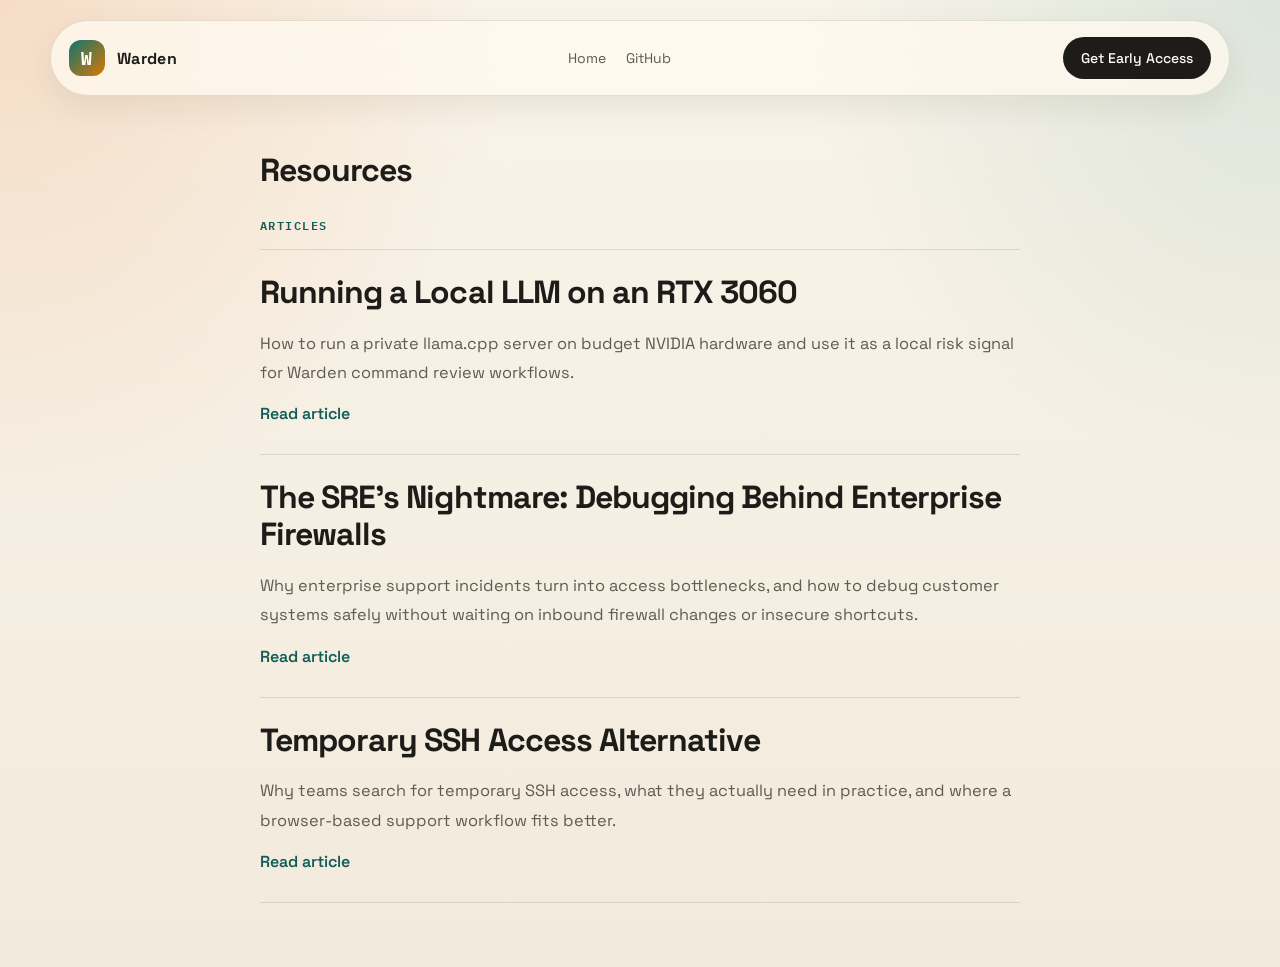
<file: landing/resources/index.html>
<!doctype html>
<html lang="en">
<head>
  <meta charset="utf-8">
  <meta name="viewport" content="width=device-width, initial-scale=1">
  <title>Resources | Warden</title>
  <meta
    name="description"
    content="Technical resources from Warden about remote terminal support, local LLM command review, and safer alternatives to temporary SSH access.">
  <meta name="robots" content="index,follow">
  <link rel="canonical" href="https://remotewarden.vercel.app/resources/">
  <meta property="og:type" content="website">
  <meta property="og:title" content="Resources | Warden">
  <meta property="og:description" content="Technical resources from Warden about remote terminal support, local LLM command review, and safer alternatives to temporary SSH access.">
  <meta property="og:url" content="https://remotewarden.vercel.app/resources/">
  <meta property="og:image" content="https://remotewarden.vercel.app/warden-demo-poster.png">
  <meta name="twitter:card" content="summary_large_image">
  <meta name="twitter:title" content="Resources | Warden">
  <meta name="twitter:description" content="Technical resources from Warden about remote terminal support, local LLM command review, and safer alternatives to temporary SSH access.">
  <meta name="twitter:image" content="https://remotewarden.vercel.app/warden-demo-poster.png">
  <link rel="preconnect" href="https://fonts.googleapis.com">
  <link rel="preconnect" href="https://fonts.gstatic.com" crossorigin>
  <link
    href="https://fonts.googleapis.com/css2?family=IBM+Plex+Mono:wght@400;500;600&family=Space+Grotesk:wght@400;500;700&display=swap"
    rel="stylesheet">
  <link rel="stylesheet" href="../styles.css">
  <script type="application/ld+json">
    {
      "@context": "https://schema.org",
      "@graph": [
        {
          "@type": "CollectionPage",
          "name": "Warden Resources",
          "url": "https://remotewarden.vercel.app/resources/",
          "description": "Technical resources about remote terminal support, SSH alternatives, local LLM command review, and safer debugging workflows."
        },
        {
          "@type": "ItemList",
          "itemListElement": [
            {
              "@type": "ListItem",
              "position": 1,
              "url": "https://remotewarden.vercel.app/resources/local-llm-rtx-3060-warden.html",
              "name": "Running a Local LLM on an RTX 3060"
            },
            {
              "@type": "ListItem",
              "position": 2,
              "url": "https://remotewarden.vercel.app/resources/debugging-behind-enterprise-firewalls.html",
              "name": "The SRE's Nightmare: Debugging Behind Enterprise Firewalls"
            },
            {
              "@type": "ListItem",
              "position": 3,
              "url": "https://remotewarden.vercel.app/resources/temporary-ssh-access-alternative.html",
              "name": "Temporary SSH Access Alternative"
            }
          ]
        },
        {
          "@type": "Organization",
          "name": "Warden",
          "url": "https://remotewarden.vercel.app/",
          "sameAs": [
            "https://github.com/AIRemoteWarden/warden"
          ]
        }
      ]
    }
  </script>
</head>
<body>
  <div class="page-shell">
    <header class="site-header">
      <a class="brand" href="../index.html">
        <span class="brand-mark">W</span>
        <span>Warden</span>
      </a>
      <nav class="site-nav" aria-label="Primary">
        <a href="../index.html">Home</a>
        <a href="https://github.com/AIRemoteWarden/warden">GitHub</a>
      </nav>
      <a class="nav-cta" href="https://forms.gle/9SvjdmgCitrLMA9J7">Get Early Access</a>
    </header>

    <main id="top">
      <section class="resource-home">
        <h1>Resources</h1>
      </section>

      <section class="resource-listing" id="library">
        <div class="resource-list-heading">Articles</div>
        <article class="resource-article">
          <h2><a href="local-llm-rtx-3060-warden.html">Running a Local LLM on an RTX 3060</a></h2>
          <p>How to run a private llama.cpp server on budget NVIDIA hardware and use it as a local risk signal for Warden command review workflows.</p>
          <a class="resource-article-link" href="local-llm-rtx-3060-warden.html">Read article</a>
        </article>
        <article class="resource-article">
          <h2><a href="debugging-behind-enterprise-firewalls.html">The SRE's Nightmare: Debugging Behind Enterprise Firewalls</a></h2>
          <p>Why enterprise support incidents turn into access bottlenecks, and how to debug customer systems safely without waiting on inbound firewall changes or insecure shortcuts.</p>
          <a class="resource-article-link" href="debugging-behind-enterprise-firewalls.html">Read article</a>
        </article>
        <article class="resource-article">
          <h2><a href="temporary-ssh-access-alternative.html">Temporary SSH Access Alternative</a></h2>
          <p>Why teams search for temporary SSH access, what they actually need in practice, and where a browser-based support workflow fits better.</p>
          <a class="resource-article-link" href="temporary-ssh-access-alternative.html">Read article</a>
        </article>
      </section>
    </main>
  </div>
</body>
</html>
</file>
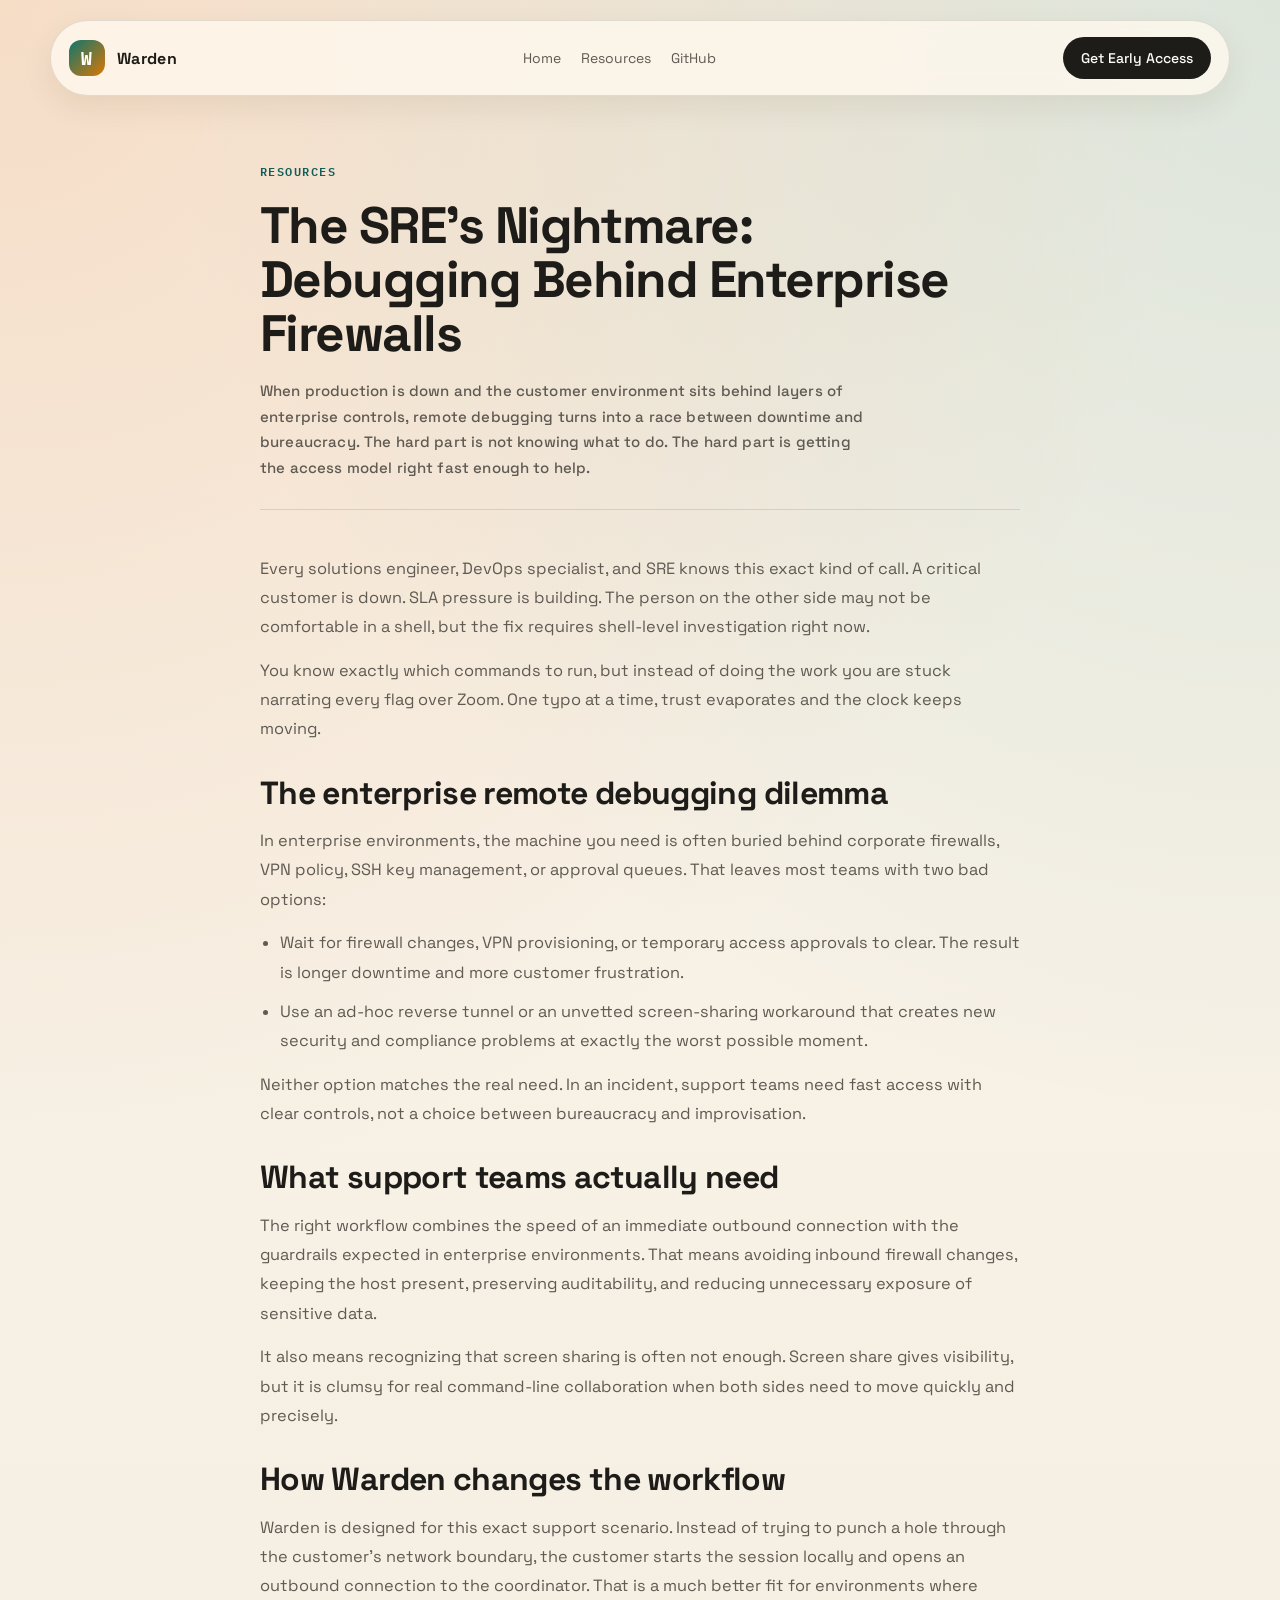
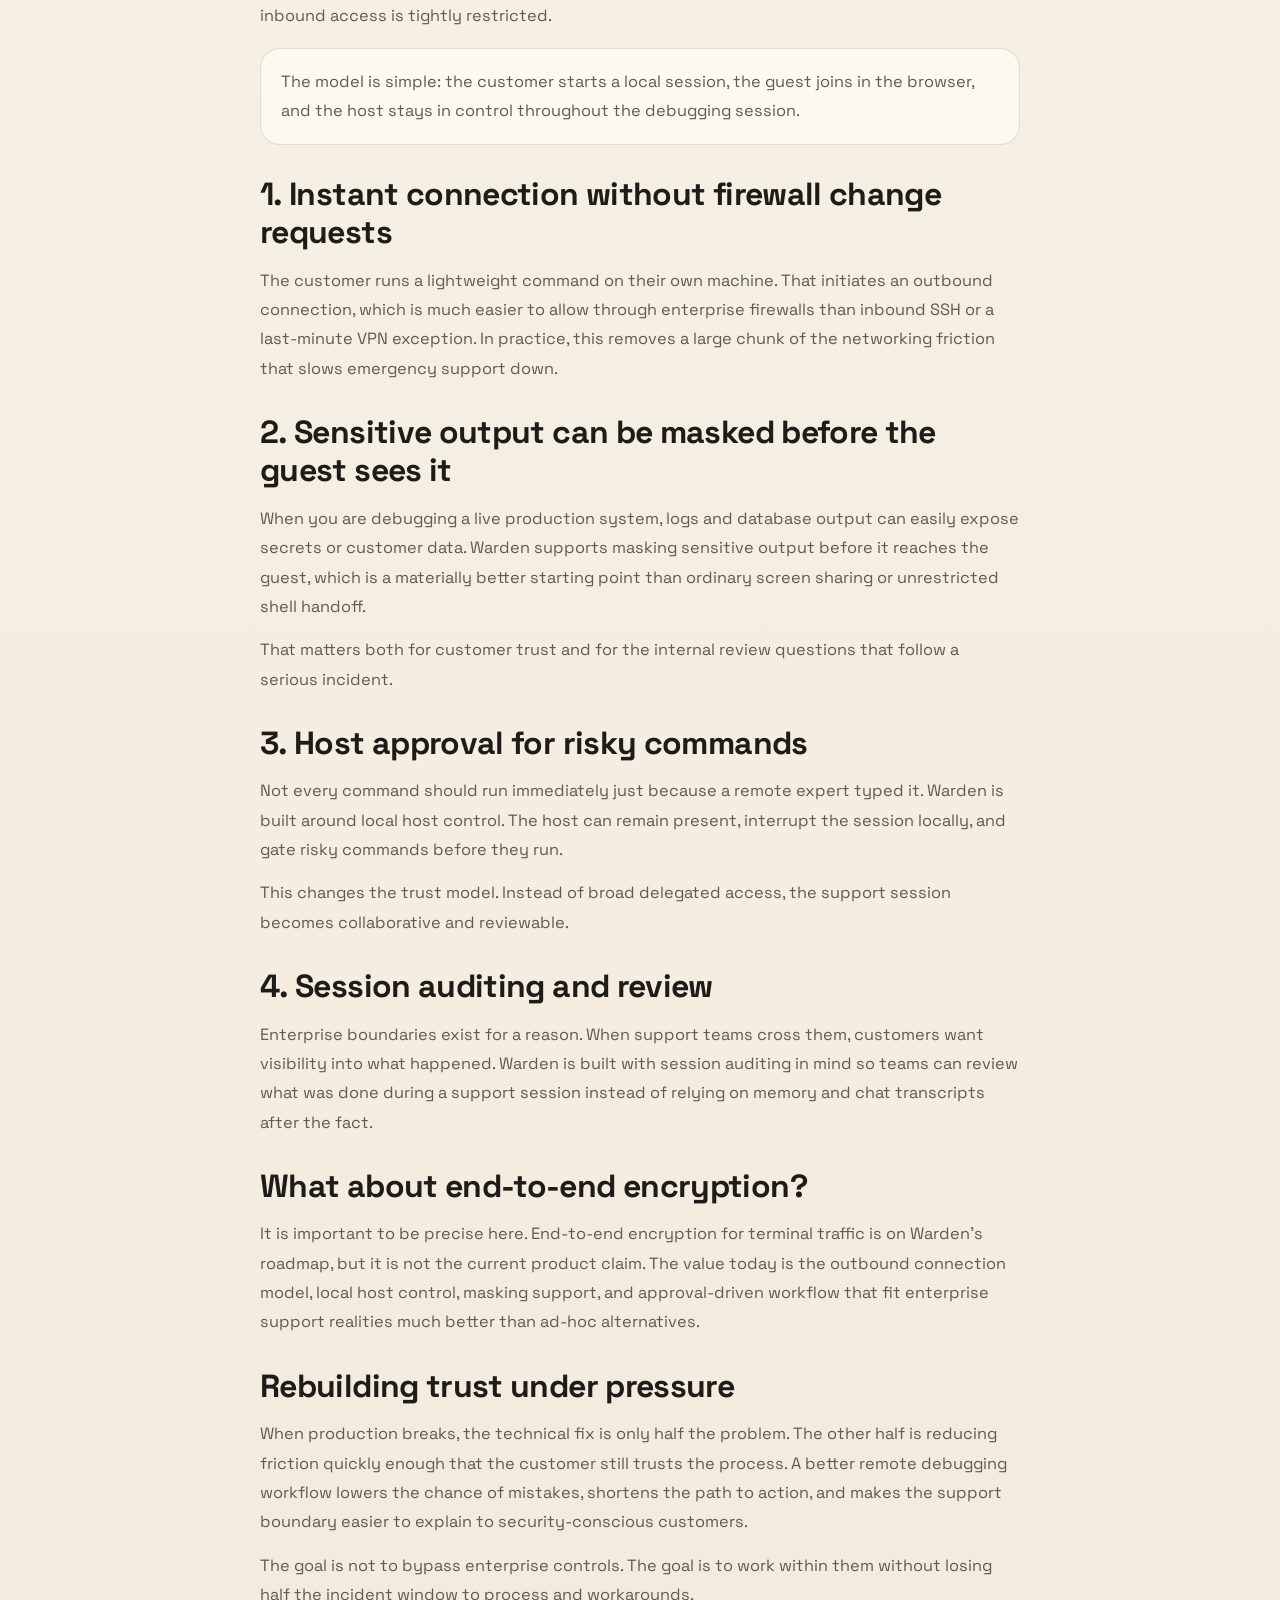
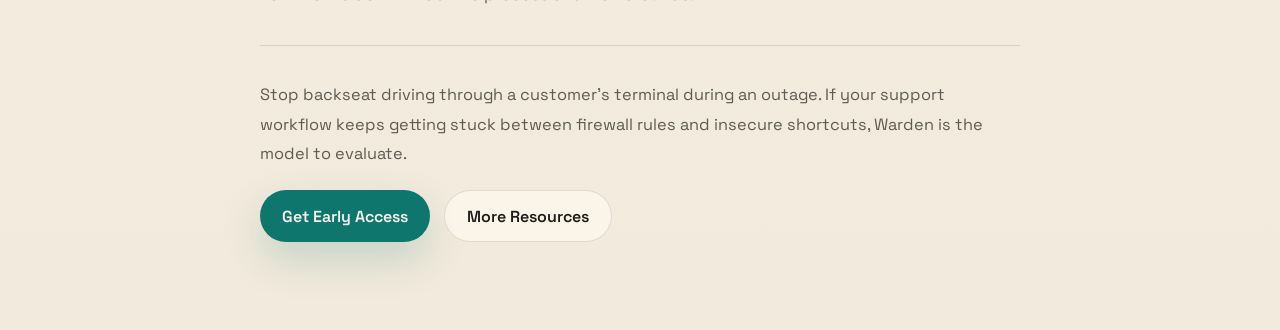
<file: landing/resources/debugging-behind-enterprise-firewalls.html>
<!doctype html>
<html lang="en">
<head>
  <meta charset="utf-8">
  <meta name="viewport" content="width=device-width, initial-scale=1">
  <title>Debugging Behind Enterprise Firewalls | Warden</title>
  <meta
    name="description"
    content="How SREs and solutions engineers can debug production incidents behind enterprise firewalls without waiting on VPNs or risky SSH workarounds.">
  <meta name="robots" content="index,follow">
  <link rel="canonical" href="https://remotewarden.vercel.app/resources/debugging-behind-enterprise-firewalls.html">
  <meta property="og:type" content="article">
  <meta property="og:title" content="Debugging Behind Enterprise Firewalls | Warden">
  <meta property="og:description" content="How SREs and solutions engineers can debug production incidents behind enterprise firewalls without waiting on VPNs or risky SSH workarounds.">
  <meta property="og:url" content="https://remotewarden.vercel.app/resources/debugging-behind-enterprise-firewalls.html">
  <meta property="og:image" content="https://remotewarden.vercel.app/warden-demo-poster.png">
  <meta name="twitter:card" content="summary_large_image">
  <meta name="twitter:title" content="Debugging Behind Enterprise Firewalls | Warden">
  <meta name="twitter:description" content="How SREs and solutions engineers can debug production incidents behind enterprise firewalls without waiting on VPNs or risky SSH workarounds.">
  <meta name="twitter:image" content="https://remotewarden.vercel.app/warden-demo-poster.png">
  <link rel="preconnect" href="https://fonts.googleapis.com">
  <link rel="preconnect" href="https://fonts.gstatic.com" crossorigin>
  <link
    href="https://fonts.googleapis.com/css2?family=IBM+Plex+Mono:wght@400;500;600&family=Space+Grotesk:wght@400;500;700&display=swap"
    rel="stylesheet">
  <link rel="stylesheet" href="../styles.css">
  <script type="application/ld+json">
    {
      "@context": "https://schema.org",
      "@graph": [
        {
          "@type": "Article",
          "headline": "The SRE's Nightmare: Debugging Behind Enterprise Firewalls",
          "description": "How SREs and solutions engineers can debug production incidents behind enterprise firewalls without waiting on VPNs or risky SSH workarounds.",
          "url": "https://remotewarden.vercel.app/resources/debugging-behind-enterprise-firewalls.html",
          "author": {
            "@type": "Organization",
            "name": "Warden"
          },
          "publisher": {
            "@type": "Organization",
            "name": "Warden"
          }
        },
        {
          "@type": "BreadcrumbList",
          "itemListElement": [
            {
              "@type": "ListItem",
              "position": 1,
              "name": "Resources",
              "item": "https://remotewarden.vercel.app/resources/"
            },
            {
              "@type": "ListItem",
              "position": 2,
              "name": "The SRE's Nightmare: Debugging Behind Enterprise Firewalls",
              "item": "https://remotewarden.vercel.app/resources/debugging-behind-enterprise-firewalls.html"
            }
          ]
        },
        {
          "@type": "SoftwareApplication",
          "name": "Warden",
          "applicationCategory": "DeveloperApplication",
          "operatingSystem": "Linux, macOS, Web",
          "description": "Warden provides secure terminal support without SSH handoff. Hosts start a local session, guests join in the browser, sensitive output can be masked, and risky commands can require approval.",
          "url": "https://remotewarden.vercel.app/"
        }
      ]
    }
  </script>
</head>
<body>
  <div class="page-shell">
    <header class="site-header">
      <a class="brand" href="../index.html">
        <span class="brand-mark">W</span>
        <span>Warden</span>
      </a>
      <nav class="site-nav" aria-label="Primary">
        <a href="../index.html">Home</a>
        <a href="./">Resources</a>
        <a href="https://github.com/AIRemoteWarden/warden">GitHub</a>
      </nav>
      <a class="nav-cta" href="https://forms.gle/9SvjdmgCitrLMA9J7">Get Early Access</a>
    </header>

    <main id="top">
      <article class="article-shell">
        <header class="article-header">
          <div class="eyebrow">Resources</div>
          <h1>The SRE's Nightmare: Debugging Behind Enterprise Firewalls</h1>
          <p class="article-dek">When production is down and the customer environment sits behind layers of enterprise controls, remote debugging turns into a race between downtime and bureaucracy. The hard part is not knowing what to do. The hard part is getting the access model right fast enough to help.</p>
        </header>

        <section class="article-section">
          <p>Every solutions engineer, DevOps specialist, and SRE knows this exact kind of call. A critical customer is down. SLA pressure is building. The person on the other side may not be comfortable in a shell, but the fix requires shell-level investigation right now.</p>
          <p>You know exactly which commands to run, but instead of doing the work you are stuck narrating every flag over Zoom. One typo at a time, trust evaporates and the clock keeps moving.</p>
        </section>

        <section class="article-section">
          <h2>The enterprise remote debugging dilemma</h2>
          <p>In enterprise environments, the machine you need is often buried behind corporate firewalls, VPN policy, SSH key management, or approval queues. That leaves most teams with two bad options:</p>
          <ul class="article-list">
            <li>Wait for firewall changes, VPN provisioning, or temporary access approvals to clear. The result is longer downtime and more customer frustration.</li>
            <li>Use an ad-hoc reverse tunnel or an unvetted screen-sharing workaround that creates new security and compliance problems at exactly the worst possible moment.</li>
          </ul>
          <p>Neither option matches the real need. In an incident, support teams need fast access with clear controls, not a choice between bureaucracy and improvisation.</p>
        </section>

        <section class="article-section">
          <h2>What support teams actually need</h2>
          <p>The right workflow combines the speed of an immediate outbound connection with the guardrails expected in enterprise environments. That means avoiding inbound firewall changes, keeping the host present, preserving auditability, and reducing unnecessary exposure of sensitive data.</p>
          <p>It also means recognizing that screen sharing is often not enough. Screen share gives visibility, but it is clumsy for real command-line collaboration when both sides need to move quickly and precisely.</p>
        </section>

        <section class="article-section">
          <h2>How Warden changes the workflow</h2>
          <p>Warden is designed for this exact support scenario. Instead of trying to punch a hole through the customer's network boundary, the customer starts the session locally and opens an outbound connection to the coordinator. That is a much better fit for environments where inbound access is tightly restricted.</p>
          <div class="article-callout">
            <p>The model is simple: the customer starts a local session, the guest joins in the browser, and the host stays in control throughout the debugging session.</p>
          </div>
        </section>

        <section class="article-section">
          <h2>1. Instant connection without firewall change requests</h2>
          <p>The customer runs a lightweight command on their own machine. That initiates an outbound connection, which is much easier to allow through enterprise firewalls than inbound SSH or a last-minute VPN exception. In practice, this removes a large chunk of the networking friction that slows emergency support down.</p>
        </section>

        <section class="article-section">
          <h2>2. Sensitive output can be masked before the guest sees it</h2>
          <p>When you are debugging a live production system, logs and database output can easily expose secrets or customer data. Warden supports masking sensitive output before it reaches the guest, which is a materially better starting point than ordinary screen sharing or unrestricted shell handoff.</p>
          <p>That matters both for customer trust and for the internal review questions that follow a serious incident.</p>
        </section>

        <section class="article-section">
          <h2>3. Host approval for risky commands</h2>
          <p>Not every command should run immediately just because a remote expert typed it. Warden is built around local host control. The host can remain present, interrupt the session locally, and gate risky commands before they run.</p>
          <p>This changes the trust model. Instead of broad delegated access, the support session becomes collaborative and reviewable.</p>
        </section>

        <section class="article-section">
          <h2>4. Session auditing and review</h2>
          <p>Enterprise boundaries exist for a reason. When support teams cross them, customers want visibility into what happened. Warden is built with session auditing in mind so teams can review what was done during a support session instead of relying on memory and chat transcripts after the fact.</p>
        </section>

        <section class="article-section">
          <h2>What about end-to-end encryption?</h2>
          <p>It is important to be precise here. End-to-end encryption for terminal traffic is on Warden's roadmap, but it is not the current product claim. The value today is the outbound connection model, local host control, masking support, and approval-driven workflow that fit enterprise support realities much better than ad-hoc alternatives.</p>
        </section>

        <section class="article-section">
          <h2>Rebuilding trust under pressure</h2>
          <p>When production breaks, the technical fix is only half the problem. The other half is reducing friction quickly enough that the customer still trusts the process. A better remote debugging workflow lowers the chance of mistakes, shortens the path to action, and makes the support boundary easier to explain to security-conscious customers.</p>
          <p>The goal is not to bypass enterprise controls. The goal is to work within them without losing half the incident window to process and workarounds.</p>
        </section>

        <footer class="article-footer">
          <p>Stop backseat driving through a customer's terminal during an outage. If your support workflow keeps getting stuck between firewall rules and insecure shortcuts, Warden is the model to evaluate.</p>
          <div class="article-footer-actions">
            <a class="button button-primary" href="https://forms.gle/9SvjdmgCitrLMA9J7">Get Early Access</a>
            <a class="button button-secondary" href="./">More Resources</a>
          </div>
        </footer>
      </article>
    </main>
  </div>
</body>
</html>
</file>
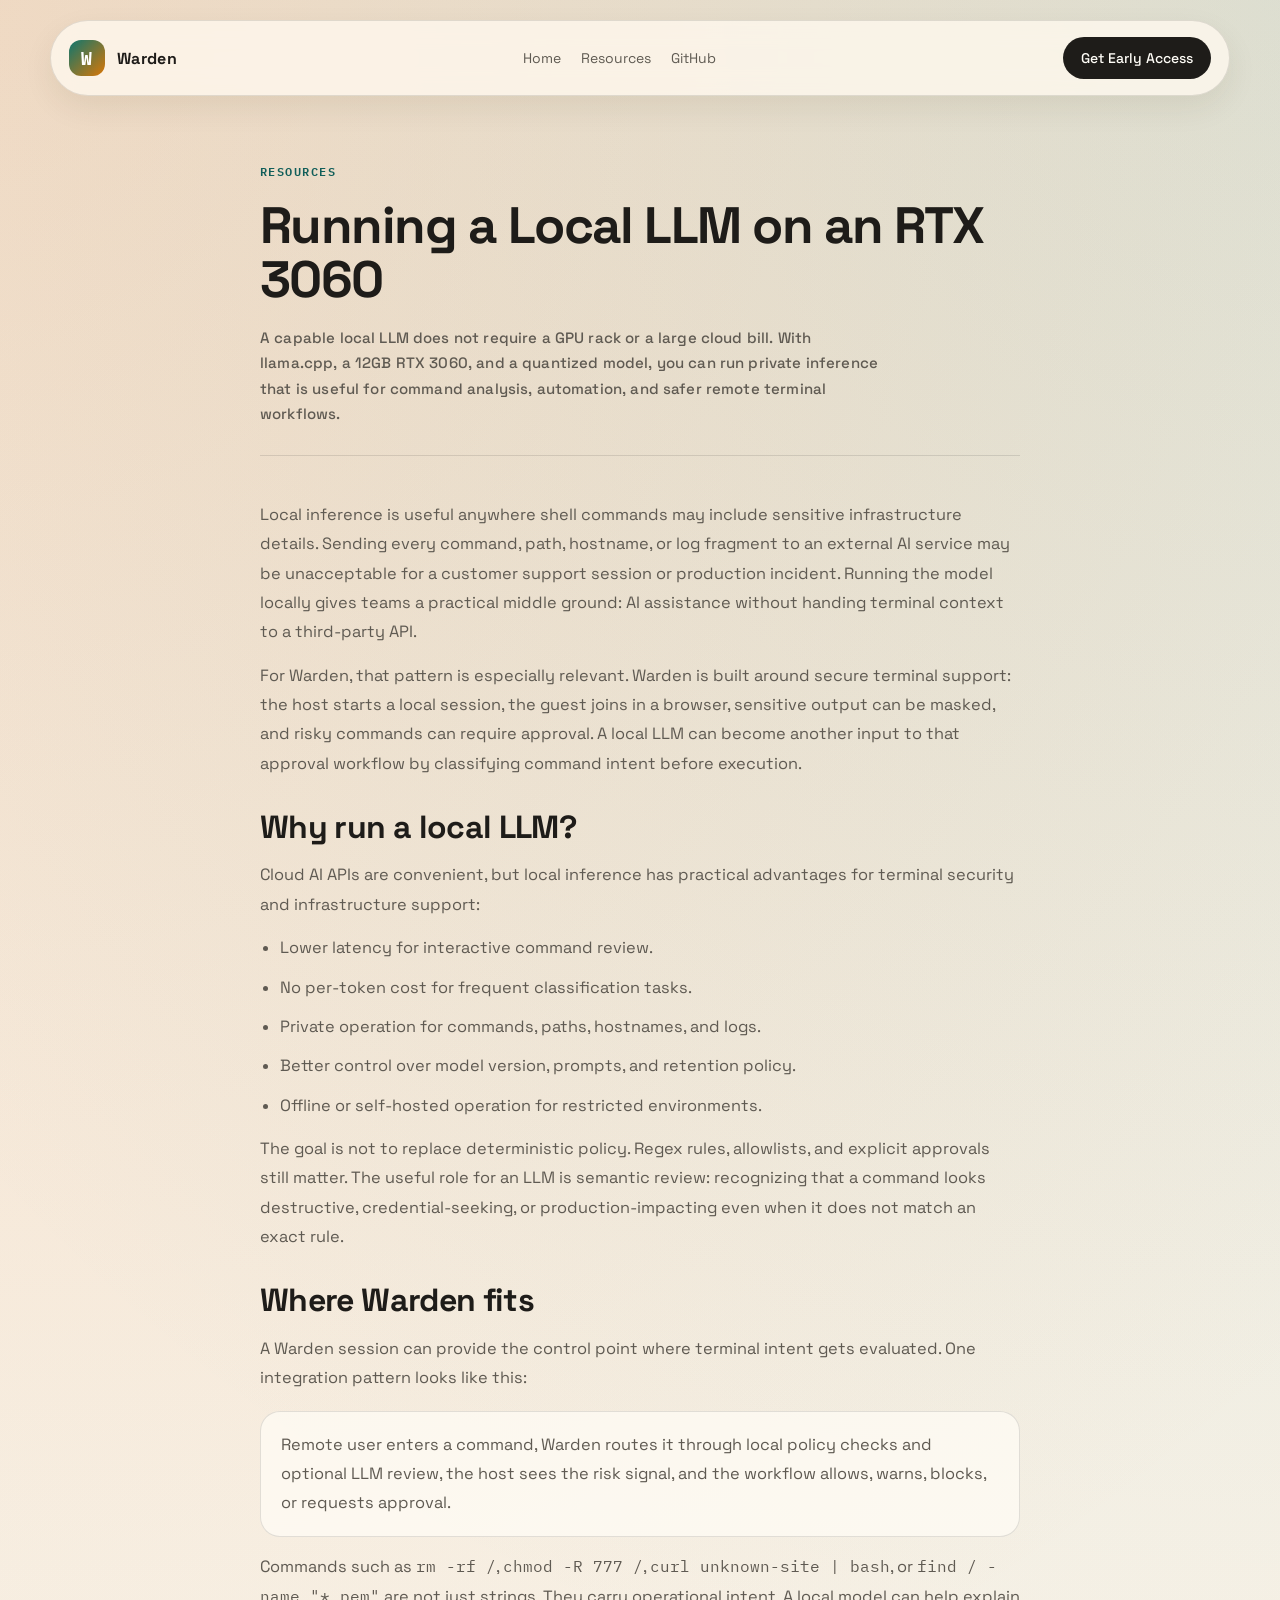
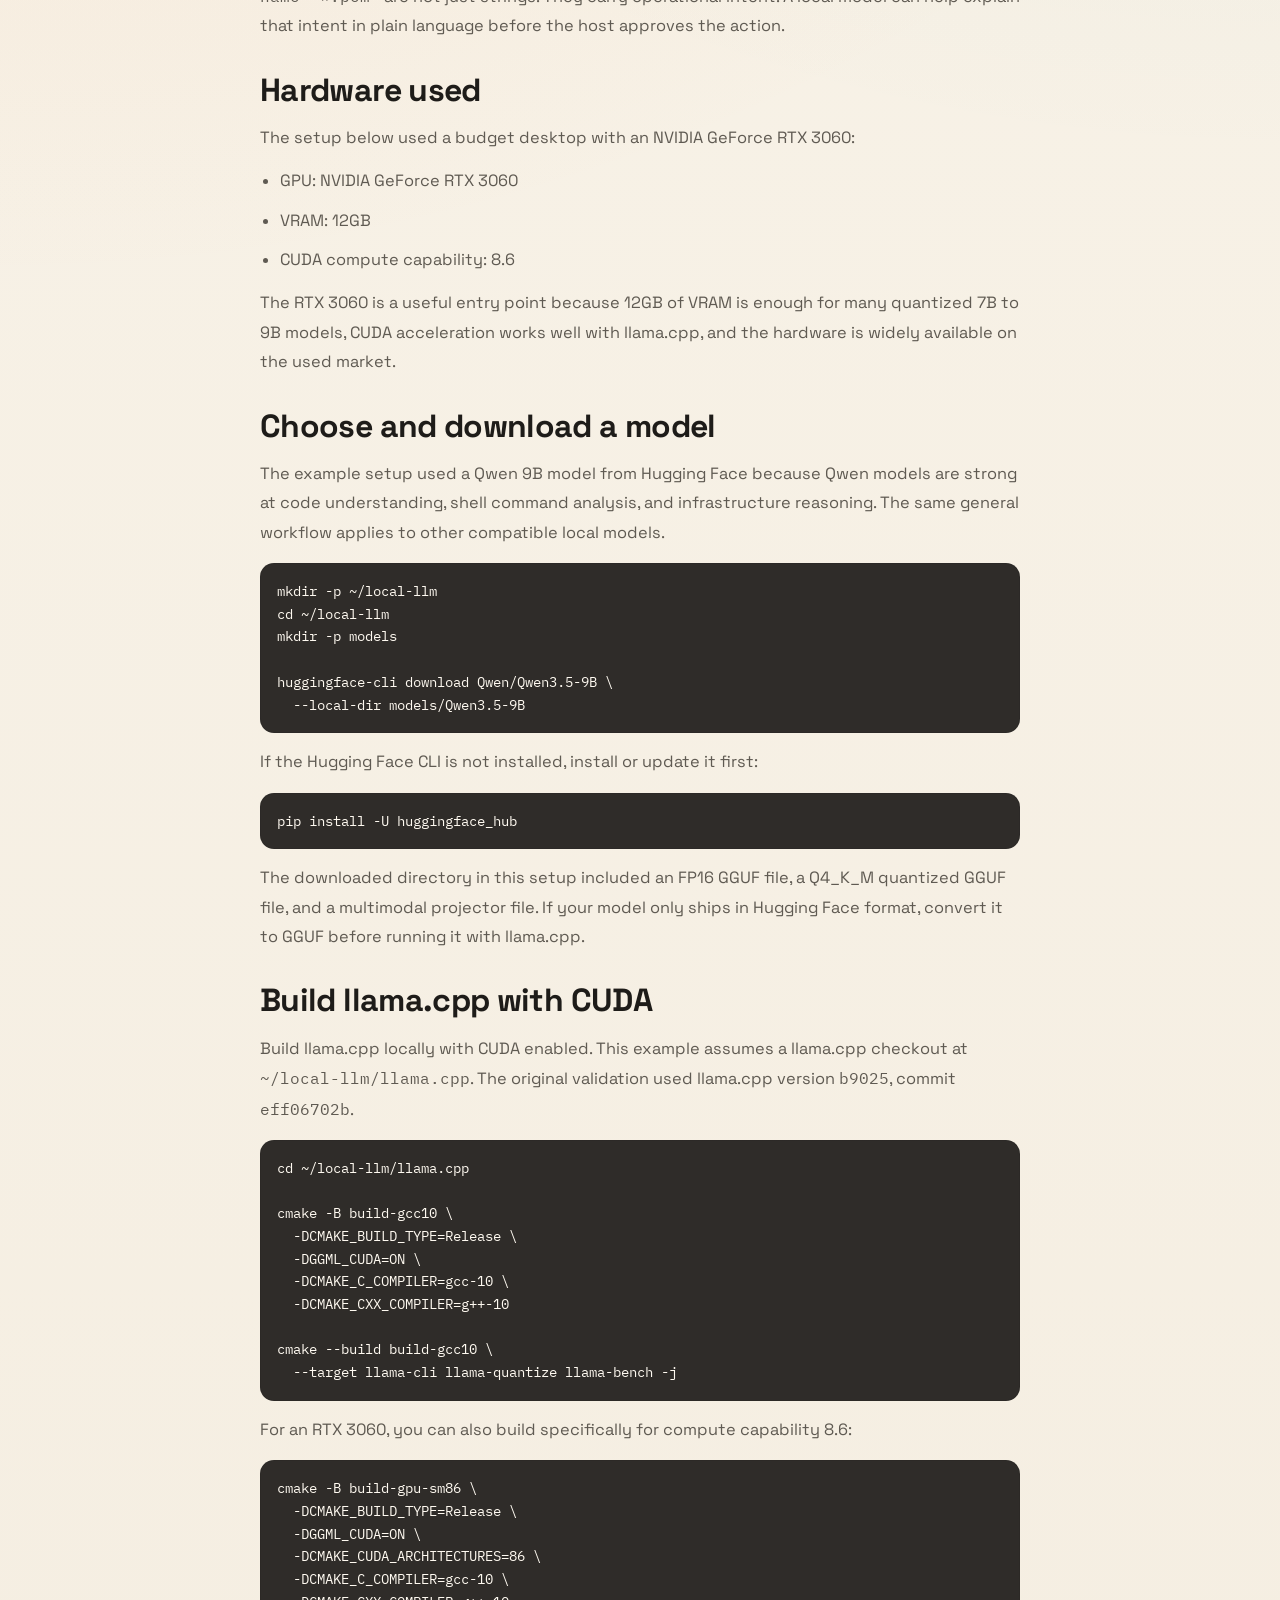
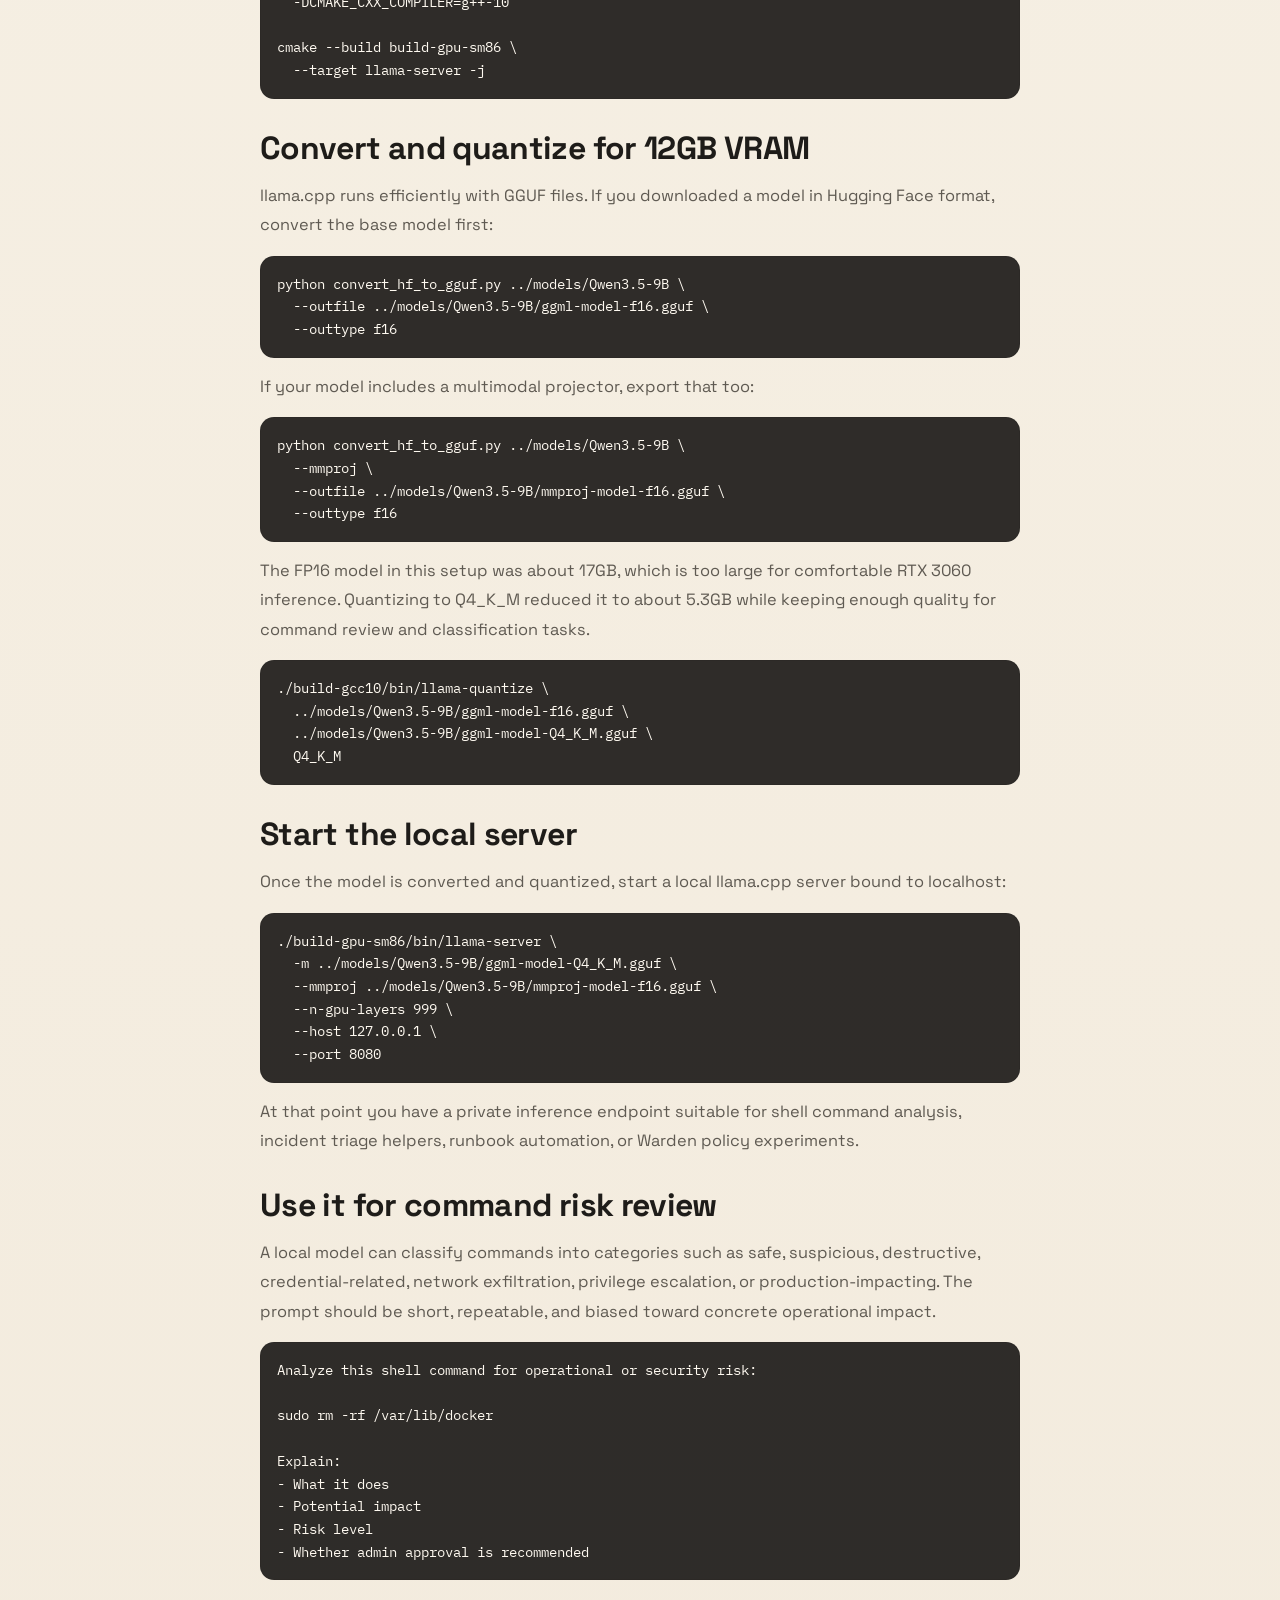
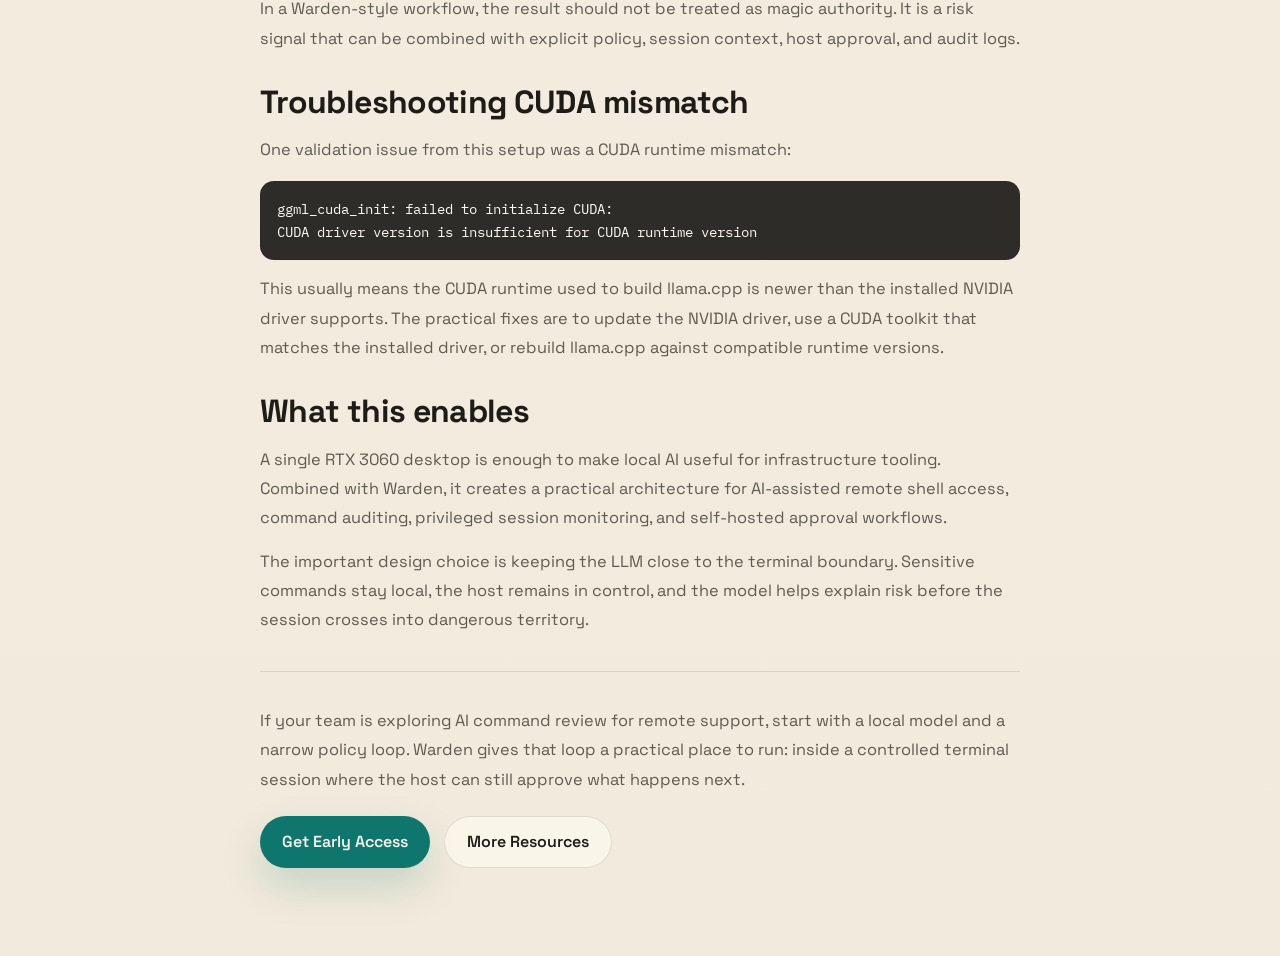
<file: landing/resources/local-llm-rtx-3060-warden.html>
<!doctype html>
<html lang="en">
<head>
  <meta charset="utf-8">
  <meta name="viewport" content="width=device-width, initial-scale=1">
  <title>Running a Local LLM on an RTX 3060 | Warden Resources</title>
  <meta
    name="description"
    content="A practical local LLM setup guide using llama.cpp, an RTX 3060, and a quantized Qwen model, with notes on how it can support Warden command risk review.">
  <meta name="robots" content="index,follow">
  <link rel="canonical" href="https://remotewarden.vercel.app/resources/local-llm-rtx-3060-warden.html">
  <meta property="og:type" content="article">
  <meta property="og:title" content="Running a Local LLM on an RTX 3060 | Warden Resources">
  <meta property="og:description" content="A practical local LLM setup guide using llama.cpp, an RTX 3060, and a quantized Qwen model, with notes on how it can support Warden command risk review.">
  <meta property="og:url" content="https://remotewarden.vercel.app/resources/local-llm-rtx-3060-warden.html">
  <meta property="og:image" content="https://remotewarden.vercel.app/warden-demo-poster.png">
  <meta name="twitter:card" content="summary_large_image">
  <meta name="twitter:title" content="Running a Local LLM on an RTX 3060 | Warden Resources">
  <meta name="twitter:description" content="A practical local LLM setup guide using llama.cpp, an RTX 3060, and a quantized Qwen model, with notes on how it can support Warden command risk review.">
  <meta name="twitter:image" content="https://remotewarden.vercel.app/warden-demo-poster.png">
  <link rel="preconnect" href="https://fonts.googleapis.com">
  <link rel="preconnect" href="https://fonts.gstatic.com" crossorigin>
  <link
    href="https://fonts.googleapis.com/css2?family=IBM+Plex+Mono:wght@400;500;600&family=Space+Grotesk:wght@400;500;700&display=swap"
    rel="stylesheet">
  <link rel="stylesheet" href="../styles.css">
  <script type="application/ld+json">
    {
      "@context": "https://schema.org",
      "@graph": [
        {
          "@type": "Article",
          "headline": "Running a Local LLM on an RTX 3060",
          "description": "A practical local LLM setup guide using llama.cpp, an RTX 3060, and a quantized Qwen model, with notes on how it can support Warden command risk review.",
          "url": "https://remotewarden.vercel.app/resources/local-llm-rtx-3060-warden.html",
          "author": {
            "@type": "Organization",
            "name": "Warden"
          },
          "publisher": {
            "@type": "Organization",
            "name": "Warden"
          }
        },
        {
          "@type": "BreadcrumbList",
          "itemListElement": [
            {
              "@type": "ListItem",
              "position": 1,
              "name": "Resources",
              "item": "https://remotewarden.vercel.app/resources/"
            },
            {
              "@type": "ListItem",
              "position": 2,
              "name": "Running a Local LLM on an RTX 3060",
              "item": "https://remotewarden.vercel.app/resources/local-llm-rtx-3060-warden.html"
            }
          ]
        },
        {
          "@type": "SoftwareApplication",
          "name": "Warden",
          "applicationCategory": "DeveloperApplication",
          "operatingSystem": "Linux, macOS, Web",
          "description": "Warden provides secure terminal support without SSH handoff. Hosts start a local session, guests join in the browser, sensitive output can be masked, and risky commands can require approval.",
          "url": "https://remotewarden.vercel.app/"
        }
      ]
    }
  </script>
</head>
<body>
  <div class="page-shell">
    <header class="site-header">
      <a class="brand" href="../index.html">
        <span class="brand-mark">W</span>
        <span>Warden</span>
      </a>
      <nav class="site-nav" aria-label="Primary">
        <a href="../index.html">Home</a>
        <a href="./">Resources</a>
        <a href="https://github.com/AIRemoteWarden/warden">GitHub</a>
      </nav>
      <a class="nav-cta" href="https://forms.gle/9SvjdmgCitrLMA9J7">Get Early Access</a>
    </header>

    <main id="top">
      <article class="article-shell">
        <header class="article-header">
          <div class="eyebrow">Resources</div>
          <h1>Running a Local LLM on an RTX 3060</h1>
          <p class="article-dek">A capable local LLM does not require a GPU rack or a large cloud bill. With llama.cpp, a 12GB RTX 3060, and a quantized model, you can run private inference that is useful for command analysis, automation, and safer remote terminal workflows.</p>
        </header>

        <section class="article-section">
          <p>Local inference is useful anywhere shell commands may include sensitive infrastructure details. Sending every command, path, hostname, or log fragment to an external AI service may be unacceptable for a customer support session or production incident. Running the model locally gives teams a practical middle ground: AI assistance without handing terminal context to a third-party API.</p>
          <p>For Warden, that pattern is especially relevant. Warden is built around secure terminal support: the host starts a local session, the guest joins in a browser, sensitive output can be masked, and risky commands can require approval. A local LLM can become another input to that approval workflow by classifying command intent before execution.</p>
        </section>

        <section class="article-section">
          <h2>Why run a local LLM?</h2>
          <p>Cloud AI APIs are convenient, but local inference has practical advantages for terminal security and infrastructure support:</p>
          <ul class="article-list">
            <li>Lower latency for interactive command review.</li>
            <li>No per-token cost for frequent classification tasks.</li>
            <li>Private operation for commands, paths, hostnames, and logs.</li>
            <li>Better control over model version, prompts, and retention policy.</li>
            <li>Offline or self-hosted operation for restricted environments.</li>
          </ul>
          <p>The goal is not to replace deterministic policy. Regex rules, allowlists, and explicit approvals still matter. The useful role for an LLM is semantic review: recognizing that a command looks destructive, credential-seeking, or production-impacting even when it does not match an exact rule.</p>
        </section>

        <section class="article-section">
          <h2>Where Warden fits</h2>
          <p>A Warden session can provide the control point where terminal intent gets evaluated. One integration pattern looks like this:</p>
          <div class="article-callout">
            <p>Remote user enters a command, Warden routes it through local policy checks and optional LLM review, the host sees the risk signal, and the workflow allows, warns, blocks, or requests approval.</p>
          </div>
          <p>Commands such as <code>rm -rf /</code>, <code>chmod -R 777 /</code>, <code>curl unknown-site | bash</code>, or <code>find / -name "*.pem"</code> are not just strings. They carry operational intent. A local model can help explain that intent in plain language before the host approves the action.</p>
        </section>

        <section class="article-section">
          <h2>Hardware used</h2>
          <p>The setup below used a budget desktop with an NVIDIA GeForce RTX 3060:</p>
          <ul class="article-list">
            <li>GPU: NVIDIA GeForce RTX 3060</li>
            <li>VRAM: 12GB</li>
            <li>CUDA compute capability: 8.6</li>
          </ul>
          <p>The RTX 3060 is a useful entry point because 12GB of VRAM is enough for many quantized 7B to 9B models, CUDA acceleration works well with llama.cpp, and the hardware is widely available on the used market.</p>
        </section>

        <section class="article-section">
          <h2>Choose and download a model</h2>
          <p>The example setup used a Qwen 9B model from Hugging Face because Qwen models are strong at code understanding, shell command analysis, and infrastructure reasoning. The same general workflow applies to other compatible local models.</p>
          <pre class="article-code"><code>mkdir -p ~/local-llm
cd ~/local-llm
mkdir -p models

huggingface-cli download Qwen/Qwen3.5-9B \
  --local-dir models/Qwen3.5-9B</code></pre>
          <p>If the Hugging Face CLI is not installed, install or update it first:</p>
          <pre class="article-code"><code>pip install -U huggingface_hub</code></pre>
          <p>The downloaded directory in this setup included an FP16 GGUF file, a Q4_K_M quantized GGUF file, and a multimodal projector file. If your model only ships in Hugging Face format, convert it to GGUF before running it with llama.cpp.</p>
        </section>

        <section class="article-section">
          <h2>Build llama.cpp with CUDA</h2>
          <p>Build llama.cpp locally with CUDA enabled. This example assumes a llama.cpp checkout at <code>~/local-llm/llama.cpp</code>. The original validation used llama.cpp version <code>b9025</code>, commit <code>eff06702b</code>.</p>
          <pre class="article-code"><code>cd ~/local-llm/llama.cpp

cmake -B build-gcc10 \
  -DCMAKE_BUILD_TYPE=Release \
  -DGGML_CUDA=ON \
  -DCMAKE_C_COMPILER=gcc-10 \
  -DCMAKE_CXX_COMPILER=g++-10

cmake --build build-gcc10 \
  --target llama-cli llama-quantize llama-bench -j</code></pre>
          <p>For an RTX 3060, you can also build specifically for compute capability 8.6:</p>
          <pre class="article-code"><code>cmake -B build-gpu-sm86 \
  -DCMAKE_BUILD_TYPE=Release \
  -DGGML_CUDA=ON \
  -DCMAKE_CUDA_ARCHITECTURES=86 \
  -DCMAKE_C_COMPILER=gcc-10 \
  -DCMAKE_CXX_COMPILER=g++-10

cmake --build build-gpu-sm86 \
  --target llama-server -j</code></pre>
        </section>

        <section class="article-section">
          <h2>Convert and quantize for 12GB VRAM</h2>
          <p>llama.cpp runs efficiently with GGUF files. If you downloaded a model in Hugging Face format, convert the base model first:</p>
          <pre class="article-code"><code>python convert_hf_to_gguf.py ../models/Qwen3.5-9B \
  --outfile ../models/Qwen3.5-9B/ggml-model-f16.gguf \
  --outtype f16</code></pre>
          <p>If your model includes a multimodal projector, export that too:</p>
          <pre class="article-code"><code>python convert_hf_to_gguf.py ../models/Qwen3.5-9B \
  --mmproj \
  --outfile ../models/Qwen3.5-9B/mmproj-model-f16.gguf \
  --outtype f16</code></pre>
          <p>The FP16 model in this setup was about 17GB, which is too large for comfortable RTX 3060 inference. Quantizing to Q4_K_M reduced it to about 5.3GB while keeping enough quality for command review and classification tasks.</p>
          <pre class="article-code"><code>./build-gcc10/bin/llama-quantize \
  ../models/Qwen3.5-9B/ggml-model-f16.gguf \
  ../models/Qwen3.5-9B/ggml-model-Q4_K_M.gguf \
  Q4_K_M</code></pre>
        </section>

        <section class="article-section">
          <h2>Start the local server</h2>
          <p>Once the model is converted and quantized, start a local llama.cpp server bound to localhost:</p>
          <pre class="article-code"><code>./build-gpu-sm86/bin/llama-server \
  -m ../models/Qwen3.5-9B/ggml-model-Q4_K_M.gguf \
  --mmproj ../models/Qwen3.5-9B/mmproj-model-f16.gguf \
  --n-gpu-layers 999 \
  --host 127.0.0.1 \
  --port 8080</code></pre>
          <p>At that point you have a private inference endpoint suitable for shell command analysis, incident triage helpers, runbook automation, or Warden policy experiments.</p>
        </section>

        <section class="article-section">
          <h2>Use it for command risk review</h2>
          <p>A local model can classify commands into categories such as safe, suspicious, destructive, credential-related, network exfiltration, privilege escalation, or production-impacting. The prompt should be short, repeatable, and biased toward concrete operational impact.</p>
          <pre class="article-code"><code>Analyze this shell command for operational or security risk:

sudo rm -rf /var/lib/docker

Explain:
- What it does
- Potential impact
- Risk level
- Whether admin approval is recommended</code></pre>
          <p>In a Warden-style workflow, the result should not be treated as magic authority. It is a risk signal that can be combined with explicit policy, session context, host approval, and audit logs.</p>
        </section>

        <section class="article-section">
          <h2>Troubleshooting CUDA mismatch</h2>
          <p>One validation issue from this setup was a CUDA runtime mismatch:</p>
          <pre class="article-code"><code>ggml_cuda_init: failed to initialize CUDA:
CUDA driver version is insufficient for CUDA runtime version</code></pre>
          <p>This usually means the CUDA runtime used to build llama.cpp is newer than the installed NVIDIA driver supports. The practical fixes are to update the NVIDIA driver, use a CUDA toolkit that matches the installed driver, or rebuild llama.cpp against compatible runtime versions.</p>
        </section>

        <section class="article-section">
          <h2>What this enables</h2>
          <p>A single RTX 3060 desktop is enough to make local AI useful for infrastructure tooling. Combined with Warden, it creates a practical architecture for AI-assisted remote shell access, command auditing, privileged session monitoring, and self-hosted approval workflows.</p>
          <p>The important design choice is keeping the LLM close to the terminal boundary. Sensitive commands stay local, the host remains in control, and the model helps explain risk before the session crosses into dangerous territory.</p>
        </section>

        <footer class="article-footer">
          <p>If your team is exploring AI command review for remote support, start with a local model and a narrow policy loop. Warden gives that loop a practical place to run: inside a controlled terminal session where the host can still approve what happens next.</p>
          <div class="article-footer-actions">
            <a class="button button-primary" href="https://forms.gle/9SvjdmgCitrLMA9J7">Get Early Access</a>
            <a class="button button-secondary" href="./">More Resources</a>
          </div>
        </footer>
      </article>
    </main>
  </div>
</body>
</html>
</file>
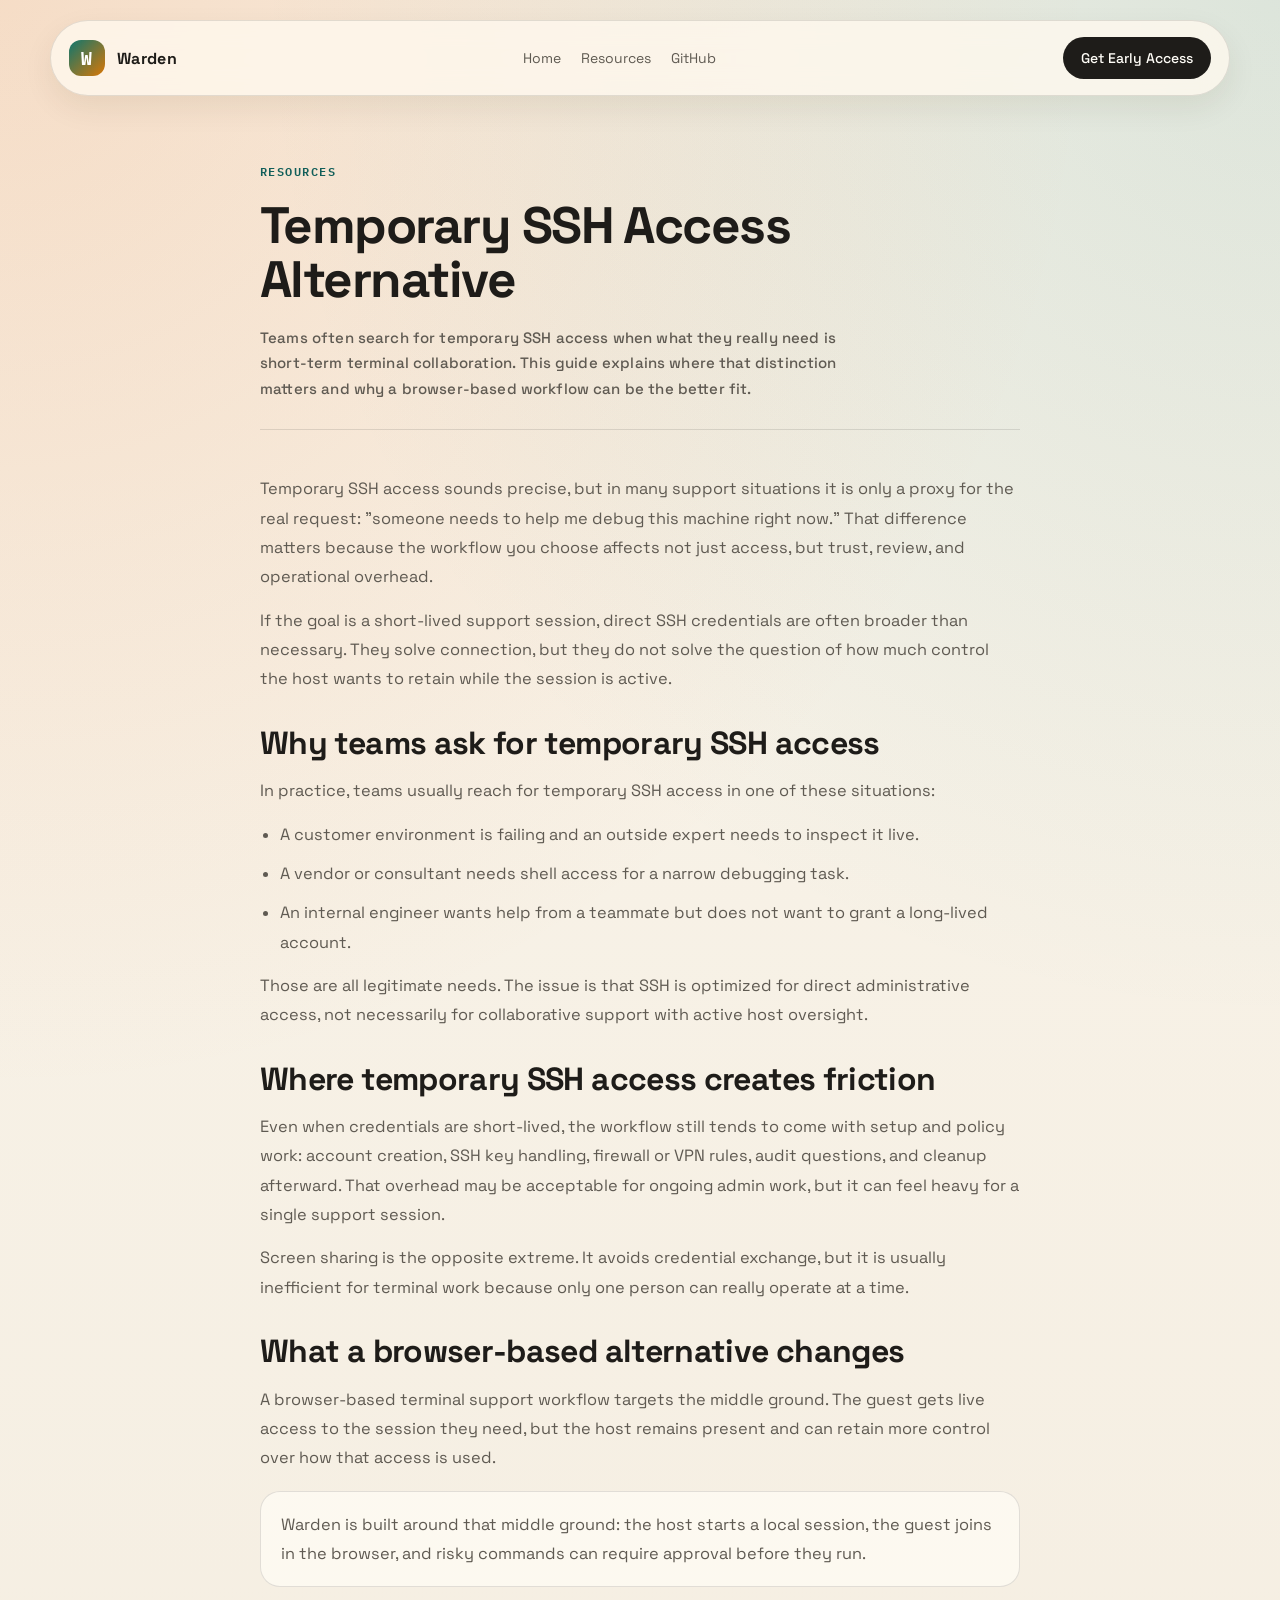
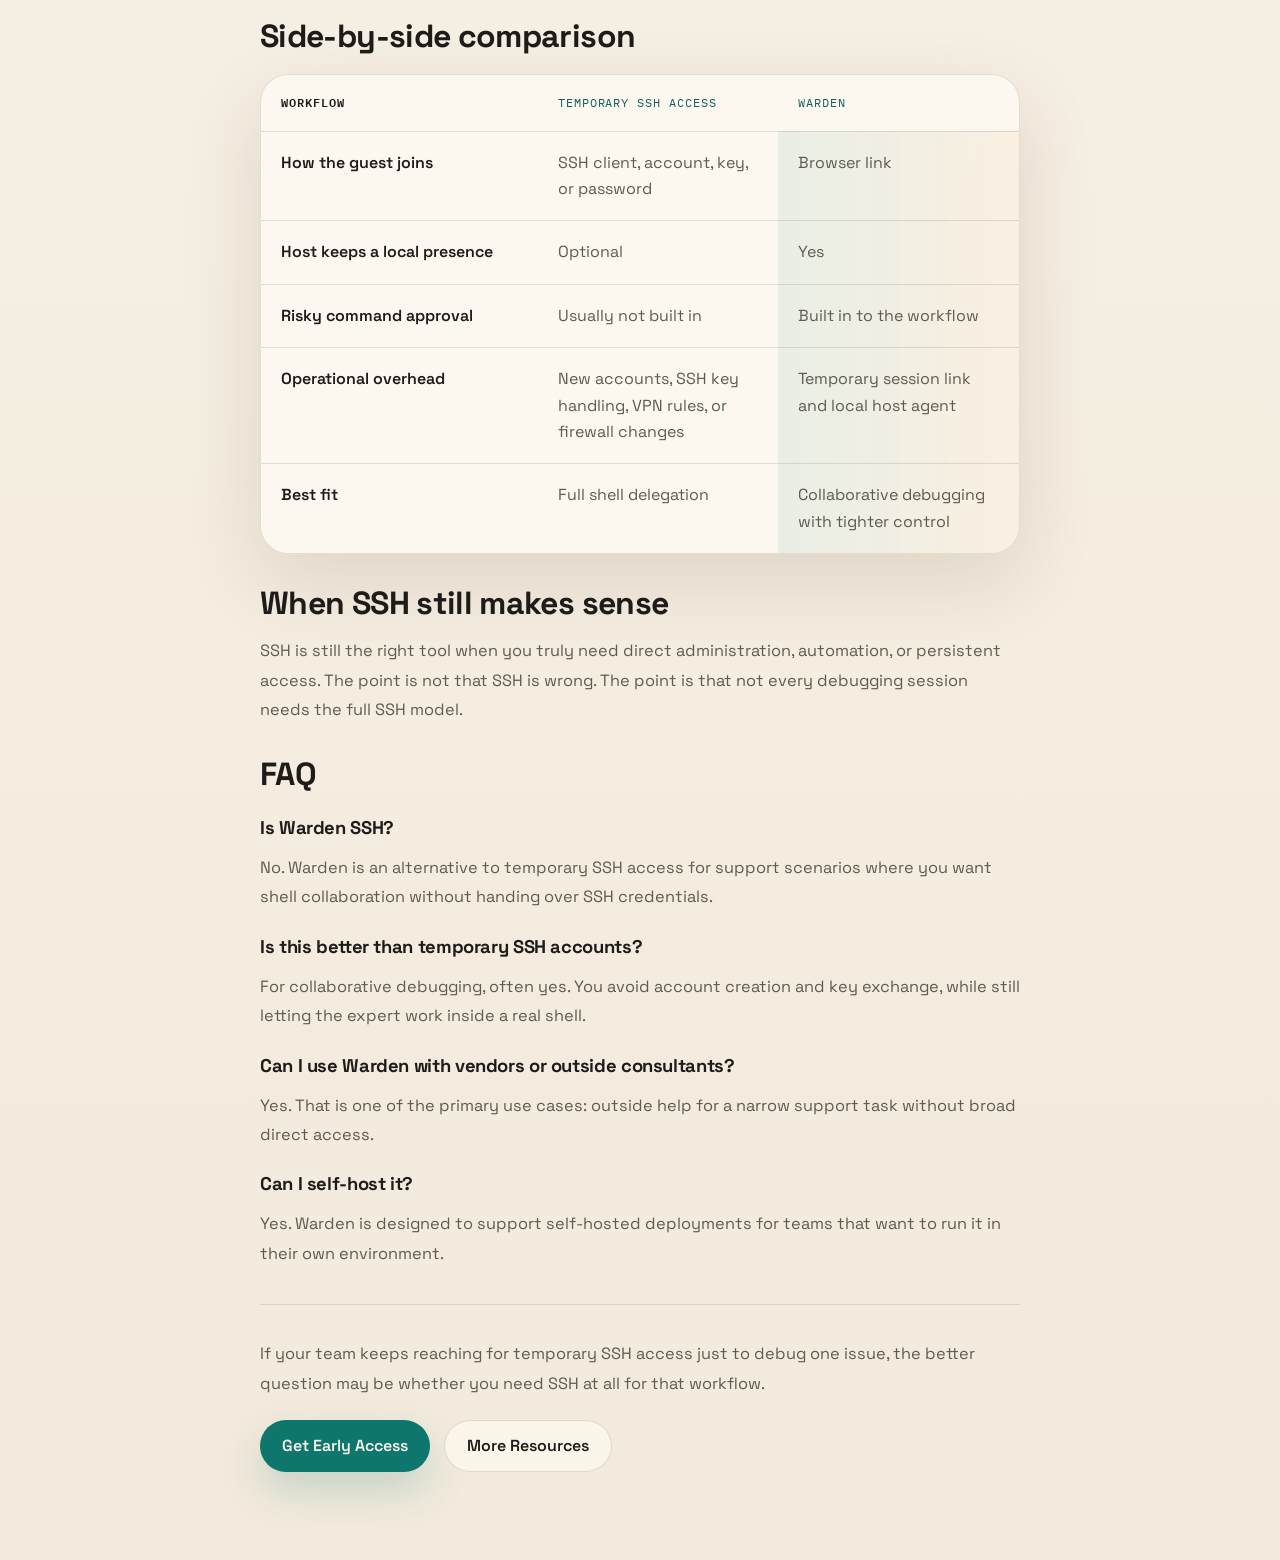
<file: landing/resources/temporary-ssh-access-alternative.html>
<!doctype html>
<html lang="en">
<head>
  <meta charset="utf-8">
  <meta name="viewport" content="width=device-width, initial-scale=1">
  <title>Temporary SSH Access Alternative | Warden Resources</title>
  <meta
    name="description"
    content="A practical guide to alternatives to temporary SSH access for remote terminal support, vendor debugging, and short-lived shell collaboration.">
  <meta name="robots" content="index,follow">
  <link rel="canonical" href="https://remotewarden.vercel.app/resources/temporary-ssh-access-alternative.html">
  <meta property="og:type" content="article">
  <meta property="og:title" content="Temporary SSH Access Alternative | Warden Resources">
  <meta property="og:description" content="A practical guide to alternatives to temporary SSH access for remote terminal support, vendor debugging, and short-lived shell collaboration.">
  <meta property="og:url" content="https://remotewarden.vercel.app/resources/temporary-ssh-access-alternative.html">
  <meta property="og:image" content="https://remotewarden.vercel.app/warden-demo-poster.png">
  <meta name="twitter:card" content="summary_large_image">
  <meta name="twitter:title" content="Temporary SSH Access Alternative | Warden Resources">
  <meta name="twitter:description" content="A practical guide to alternatives to temporary SSH access for remote terminal support, vendor debugging, and short-lived shell collaboration.">
  <meta name="twitter:image" content="https://remotewarden.vercel.app/warden-demo-poster.png">
  <link rel="preconnect" href="https://fonts.googleapis.com">
  <link rel="preconnect" href="https://fonts.gstatic.com" crossorigin>
  <link
    href="https://fonts.googleapis.com/css2?family=IBM+Plex+Mono:wght@400;500;600&family=Space+Grotesk:wght@400;500;700&display=swap"
    rel="stylesheet">
  <link rel="stylesheet" href="../styles.css">
  <script type="application/ld+json">
    {
      "@context": "https://schema.org",
      "@graph": [
        {
          "@type": "Article",
          "headline": "Temporary SSH Access Alternative",
          "description": "A practical guide to alternatives to temporary SSH access for remote terminal support, vendor debugging, and short-lived shell collaboration.",
          "url": "https://remotewarden.vercel.app/resources/temporary-ssh-access-alternative.html",
          "author": {
            "@type": "Organization",
            "name": "Warden"
          },
          "publisher": {
            "@type": "Organization",
            "name": "Warden"
          }
        },
        {
          "@type": "BreadcrumbList",
          "itemListElement": [
            {
              "@type": "ListItem",
              "position": 1,
              "name": "Resources",
              "item": "https://remotewarden.vercel.app/resources/"
            },
            {
              "@type": "ListItem",
              "position": 2,
              "name": "Temporary SSH Access Alternative",
              "item": "https://remotewarden.vercel.app/resources/temporary-ssh-access-alternative.html"
            }
          ]
        },
        {
          "@type": "SoftwareApplication",
          "name": "Warden",
          "applicationCategory": "DeveloperApplication",
          "operatingSystem": "Linux, macOS, Web",
          "description": "Warden provides secure terminal support without SSH handoff. Hosts start a local session, guests join in the browser, and risky commands can require approval.",
          "url": "https://remotewarden.vercel.app/"
        }
      ]
    }
  </script>
</head>
<body>
  <div class="page-shell">
    <header class="site-header">
      <a class="brand" href="../index.html">
        <span class="brand-mark">W</span>
        <span>Warden</span>
      </a>
      <nav class="site-nav" aria-label="Primary">
        <a href="../index.html">Home</a>
        <a href="./">Resources</a>
        <a href="https://github.com/AIRemoteWarden/warden">GitHub</a>
      </nav>
      <a class="nav-cta" href="https://forms.gle/9SvjdmgCitrLMA9J7">Get Early Access</a>
    </header>

    <main id="top">
      <article class="article-shell">
        <header class="article-header">
          <div class="eyebrow">Resources</div>
          <h1>Temporary SSH Access Alternative</h1>
          <p class="article-dek">Teams often search for temporary SSH access when what they really need is short-term terminal collaboration. This guide explains where that distinction matters and why a browser-based workflow can be the better fit.</p>
        </header>

        <section class="article-section">
          <p>Temporary SSH access sounds precise, but in many support situations it is only a proxy for the real request: "someone needs to help me debug this machine right now." That difference matters because the workflow you choose affects not just access, but trust, review, and operational overhead.</p>
          <p>If the goal is a short-lived support session, direct SSH credentials are often broader than necessary. They solve connection, but they do not solve the question of how much control the host wants to retain while the session is active.</p>
        </section>

        <section class="article-section" id="comparison">
          <h2>Why teams ask for temporary SSH access</h2>
          <p>In practice, teams usually reach for temporary SSH access in one of these situations:</p>
          <ul class="article-list">
            <li>A customer environment is failing and an outside expert needs to inspect it live.</li>
            <li>A vendor or consultant needs shell access for a narrow debugging task.</li>
            <li>An internal engineer wants help from a teammate but does not want to grant a long-lived account.</li>
          </ul>
          <p>Those are all legitimate needs. The issue is that SSH is optimized for direct administrative access, not necessarily for collaborative support with active host oversight.</p>
        </section>

        <section class="article-section">
          <h2>Where temporary SSH access creates friction</h2>
          <p>Even when credentials are short-lived, the workflow still tends to come with setup and policy work: account creation, SSH key handling, firewall or VPN rules, audit questions, and cleanup afterward. That overhead may be acceptable for ongoing admin work, but it can feel heavy for a single support session.</p>
          <p>Screen sharing is the opposite extreme. It avoids credential exchange, but it is usually inefficient for terminal work because only one person can really operate at a time.</p>
        </section>

        <section class="article-section">
          <h2>What a browser-based alternative changes</h2>
          <p>A browser-based terminal support workflow targets the middle ground. The guest gets live access to the session they need, but the host remains present and can retain more control over how that access is used.</p>
          <div class="article-callout">
            <p>Warden is built around that middle ground: the host starts a local session, the guest joins in the browser, and risky commands can require approval before they run.</p>
          </div>
        </section>

        <section class="article-section">
          <h2>Side-by-side comparison</h2>
          <div class="article-table" aria-label="Comparison of support options">
            <div class="comparison-row comparison-header">
              <div>Workflow</div>
              <div>Temporary SSH Access</div>
              <div>Warden</div>
            </div>
            <div class="comparison-row">
              <div>How the guest joins</div>
              <div>SSH client, account, key, or password</div>
              <div class="comparison-highlight">Browser link</div>
            </div>
            <div class="comparison-row">
              <div>Host keeps a local presence</div>
              <div>Optional</div>
              <div class="comparison-highlight">Yes</div>
            </div>
            <div class="comparison-row">
              <div>Risky command approval</div>
              <div>Usually not built in</div>
              <div class="comparison-highlight">Built in to the workflow</div>
            </div>
            <div class="comparison-row">
              <div>Operational overhead</div>
              <div>New accounts, SSH key handling, VPN rules, or firewall changes</div>
              <div class="comparison-highlight">Temporary session link and local host agent</div>
            </div>
            <div class="comparison-row">
              <div>Best fit</div>
              <div>Full shell delegation</div>
              <div class="comparison-highlight">Collaborative debugging with tighter control</div>
            </div>
          </div>
        </section>

        <section class="article-section">
          <h2>When SSH still makes sense</h2>
          <p>SSH is still the right tool when you truly need direct administration, automation, or persistent access. The point is not that SSH is wrong. The point is that not every debugging session needs the full SSH model.</p>
        </section>

        <section class="article-section" id="faq">
          <h2>FAQ</h2>
          <h3>Is Warden SSH?</h3>
          <p>No. Warden is an alternative to temporary SSH access for support scenarios where you want shell collaboration without handing over SSH credentials.</p>
          <h3>Is this better than temporary SSH accounts?</h3>
          <p>For collaborative debugging, often yes. You avoid account creation and key exchange, while still letting the expert work inside a real shell.</p>
          <h3>Can I use Warden with vendors or outside consultants?</h3>
          <p>Yes. That is one of the primary use cases: outside help for a narrow support task without broad direct access.</p>
          <h3>Can I self-host it?</h3>
          <p>Yes. Warden is designed to support self-hosted deployments for teams that want to run it in their own environment.</p>
        </section>

        <footer class="article-footer">
          <p>If your team keeps reaching for temporary SSH access just to debug one issue, the better question may be whether you need SSH at all for that workflow.</p>
          <div class="article-footer-actions">
            <a class="button button-primary" href="https://forms.gle/9SvjdmgCitrLMA9J7">Get Early Access</a>
            <a class="button button-secondary" href="./">More Resources</a>
          </div>
        </footer>
      </article>
    </main>
  </div>
</body>
</html>
</file>
<file: landing/styles.css>
:root {
  --bg: #f5efe4;
  --paper: rgba(255, 252, 246, 0.82);
  --panel: #fffaf1;
  --ink: #1e1c19;
  --muted: #5f5a52;
  --line: rgba(30, 28, 25, 0.12);
  --accent: #0f766e;
  --accent-strong: #115e59;
  --accent-soft: rgba(15, 118, 110, 0.12);
  --warn: #b45309;
  --shadow: 0 28px 80px rgba(66, 45, 11, 0.12);
  --radius-lg: 28px;
  --radius-md: 20px;
  --radius-sm: 14px;
}

* {
  box-sizing: border-box;
}

html {
  scroll-behavior: smooth;
}

body {
  margin: 0;
  color: var(--ink);
  font-family: "Space Grotesk", "Segoe UI", sans-serif;
  background:
    radial-gradient(circle at top left, rgba(229, 115, 37, 0.18), transparent 32%),
    radial-gradient(circle at top right, rgba(15, 118, 110, 0.12), transparent 30%),
    linear-gradient(180deg, #f9f4ea 0%, #f2eadc 100%);
}

a {
  color: inherit;
  text-decoration: none;
}

.page-shell {
  width: min(1180px, calc(100vw - 32px));
  margin: 0 auto;
  padding: 20px 0 64px;
}

.site-header {
  position: sticky;
  top: 16px;
  z-index: 10;
  display: flex;
  align-items: center;
  justify-content: space-between;
  gap: 20px;
  padding: 16px 18px;
  border: 1px solid var(--line);
  border-radius: 999px;
  background: rgba(255, 249, 239, 0.78);
  box-shadow: 0 12px 30px rgba(66, 45, 11, 0.08);
  backdrop-filter: blur(12px);
}

.brand {
  display: inline-flex;
  align-items: center;
  gap: 12px;
  font-weight: 700;
  letter-spacing: 0.02em;
}

.brand-mark {
  width: 36px;
  height: 36px;
  display: inline-grid;
  place-items: center;
  border-radius: 12px;
  background: linear-gradient(135deg, #0f766e, #d97706);
  color: #fff;
  font-family: "IBM Plex Mono", monospace;
  font-size: 18px;
}

.site-nav {
  display: inline-flex;
  align-items: center;
  gap: 20px;
  color: var(--muted);
  font-size: 14px;
}

.nav-cta {
  padding: 12px 18px;
  border-radius: 999px;
  background: var(--ink);
  color: #fffdf7;
  font-size: 14px;
  font-weight: 500;
}

.hero {
  display: grid;
  grid-template-columns: minmax(0, 1.08fr) minmax(320px, 0.92fr);
  gap: 28px;
  align-items: start;
  padding: 72px 0 44px;
}

.hero-intro {
  grid-column: 1 / -1;
  max-width: 860px;
}

.eyebrow {
  display: inline-flex;
  align-items: center;
  gap: 8px;
  margin-bottom: 18px;
  font-family: "IBM Plex Mono", monospace;
  font-size: 12px;
  font-weight: 600;
  letter-spacing: 0.12em;
  text-transform: uppercase;
  color: var(--accent-strong);
}

.hero h1,
.section-heading h2,
.cta-panel h2 {
  margin: 0;
  letter-spacing: -0.04em;
  line-height: 0.98;
}

.hero h1 {
  max-width: none;
  font-size: clamp(3.2rem, 9vw, 6.6rem);
}

.hero-text {
  max-width: 58ch;
  margin: 26px 0 0;
  color: var(--muted);
  font-size: 1.08rem;
  line-height: 1.75;
}

.hero-actions,
.cta-actions {
  display: flex;
  flex-wrap: wrap;
  gap: 14px;
  margin-top: 28px;
}

.button {
  display: inline-flex;
  align-items: center;
  justify-content: center;
  min-height: 52px;
  padding: 0 22px;
  border-radius: 999px;
  font-weight: 600;
}

.button-primary {
  background: var(--accent);
  color: #f6f3ea;
  box-shadow: 0 18px 40px rgba(15, 118, 110, 0.2);
}

.button-secondary {
  border: 1px solid var(--line);
  background: rgba(255, 250, 241, 0.64);
}

.signal-list {
  display: grid;
  gap: 10px;
  margin: 28px 0 0;
  padding: 0;
  list-style: none;
  color: var(--muted);
}

.signal-list li {
  position: relative;
  padding-left: 24px;
}

.signal-list li::before {
  content: "";
  position: absolute;
  left: 0;
  top: 10px;
  width: 10px;
  height: 10px;
  border-radius: 999px;
  background: linear-gradient(135deg, var(--accent), #d97706);
}

.hero-panel,
.info-card,
.step-card,
.security-card,
.audience-card,
.faq-item,
.cta-panel {
  border: 1px solid var(--line);
  border-radius: var(--radius-lg);
  background: var(--paper);
  box-shadow: var(--shadow);
}

.hero-panel {
  padding: 22px;
  background:
    linear-gradient(180deg, rgba(255, 248, 236, 0.92), rgba(254, 251, 244, 0.78)),
    linear-gradient(135deg, rgba(15, 118, 110, 0.06), rgba(217, 119, 6, 0.08));
}

.panel-topbar {
  display: flex;
  gap: 10px;
  margin-bottom: 16px;
}

.panel-pill {
  padding: 8px 12px;
  border-radius: 999px;
  background: rgba(30, 28, 25, 0.07);
  font-family: "IBM Plex Mono", monospace;
  font-size: 12px;
}

.panel-pill-accent {
  background: var(--accent-soft);
  color: var(--accent-strong);
}

.demo-video {
  display: block;
  width: 100%;
  border: 1px solid rgba(30, 28, 25, 0.1);
  border-radius: 22px;
  background: #181511;
  box-shadow: inset 0 1px 0 rgba(255, 255, 255, 0.04);
  aspect-ratio: 16 / 10;
  object-fit: cover;
}

.demo-footnote,
.cta-note {
  margin: 14px 0 0;
  color: var(--muted);
  font-size: 14px;
  line-height: 1.6;
}

.trust-strip {
  display: grid;
  grid-template-columns: repeat(3, minmax(0, 1fr));
  gap: 12px;
  margin: 8px 0 56px;
}

.trust-strip div {
  padding: 18px 20px;
  border: 1px solid var(--line);
  border-radius: var(--radius-md);
  background: rgba(255, 252, 246, 0.58);
  font-family: "IBM Plex Mono", monospace;
  font-size: 13px;
  color: var(--muted);
}

.section-grid,
.comparison-section,
.workflow-section,
.security-section,
.audience-section,
.faq-section,
.cta-section {
  margin-top: 66px;
}

.section-heading {
  display: grid;
  gap: 12px;
  margin-bottom: 28px;
}

.section-heading h2,
.cta-panel h2 {
  max-width: 12ch;
  font-size: clamp(2.2rem, 6vw, 4.4rem);
}

.section-heading.narrow h2 {
  max-width: 13ch;
}

.faq-heading {
  margin-bottom: 22px;
}

.faq-heading h2 {
  max-width: none;
  font-size: clamp(3rem, 8vw, 5.8rem);
}

.card-grid,
.workflow-grid,
.security-grid,
.audience-grid,
.faq-list {
  display: grid;
  gap: 18px;
}

.card-grid {
  grid-template-columns: repeat(2, minmax(0, 1fr));
}

.workflow-grid {
  grid-template-columns: repeat(3, minmax(0, 1fr));
}

.security-grid,
.audience-grid {
  grid-template-columns: repeat(2, minmax(0, 1fr));
}

.info-card,
.step-card,
.security-card,
.audience-card,
.faq-item {
  padding: 24px;
}

.info-card h3,
.step-card h3,
.audience-card h3,
.faq-item h3 {
  margin: 0 0 12px;
  font-size: 1.2rem;
}

.info-card p,
.step-card p,
.security-card p,
.audience-card p,
.faq-item p,
.cta-panel p {
  margin: 0;
  color: var(--muted);
  line-height: 1.75;
}

.comparison-table {
  overflow: hidden;
  border: 1px solid var(--line);
  border-radius: var(--radius-lg);
  background: rgba(255, 252, 246, 0.7);
  box-shadow: var(--shadow);
}

.comparison-row {
  display: grid;
  grid-template-columns: 1.15fr 1fr 1fr;
}

.comparison-row > div {
  padding: 18px 20px;
  border-top: 1px solid var(--line);
  color: var(--muted);
  line-height: 1.65;
}

.comparison-row > div:first-child {
  color: var(--ink);
  font-weight: 600;
}

.comparison-header > div {
  border-top: none;
  font-family: "IBM Plex Mono", monospace;
  font-size: 12px;
  letter-spacing: 0.08em;
  text-transform: uppercase;
  color: var(--accent-strong);
}

.comparison-highlight {
  background: linear-gradient(90deg, rgba(15, 118, 110, 0.08), rgba(217, 119, 6, 0.06));
}

.step-index,
.security-label {
  display: inline-flex;
  margin-bottom: 16px;
  padding: 8px 12px;
  border-radius: 999px;
  background: var(--accent-soft);
  color: var(--accent-strong);
  font-family: "IBM Plex Mono", monospace;
  font-size: 12px;
  letter-spacing: 0.08em;
  text-transform: uppercase;
}

.cta-panel {
  padding: 34px;
  background:
    radial-gradient(circle at top right, rgba(15, 118, 110, 0.14), transparent 32%),
    radial-gradient(circle at bottom left, rgba(217, 119, 6, 0.12), transparent 28%),
    rgba(255, 251, 244, 0.85);
}

.resource-home,
.resource-listing,
.resource-note {
  width: min(760px, 100%);
  margin: 0 auto;
}

.resource-home {
  padding: 56px 0 18px;
}

.resource-home h1 {
  margin: 0;
  font-size: clamp(1.5rem, 3vw, 2rem);
  letter-spacing: -0.03em;
  line-height: 1.15;
}

.resource-home p,
.resource-article p,
.resource-note p {
  margin: 18px 0 0;
  color: var(--muted);
  font-size: 1.02rem;
  line-height: 1.8;
}

.resource-listing {
  padding: 8px 0 0;
}

.resource-list-heading {
  padding-bottom: 14px;
  border-bottom: 1px solid var(--line);
  font-family: "IBM Plex Mono", monospace;
  font-size: 12px;
  font-weight: 600;
  letter-spacing: 0.12em;
  text-transform: uppercase;
  color: var(--accent-strong);
}

.resource-article {
  padding: 24px 0 30px;
  border-bottom: 1px solid var(--line);
}

.resource-article h2 {
  margin: 0;
  font-size: clamp(1.5rem, 3vw, 2rem);
  letter-spacing: -0.03em;
  line-height: 1.15;
}

.resource-article-link {
  display: inline-flex;
  margin-top: 16px;
  color: var(--accent-strong);
  font-weight: 600;
}

.resource-note {
  padding-top: 24px;
}

.article-shell {
  width: min(760px, 100%);
  margin: 0 auto;
  padding: 64px 0 24px;
}

.article-header {
  padding-bottom: 28px;
  border-bottom: 1px solid var(--line);
}

.article-header h1 {
  margin: 0;
  font-size: clamp(2rem, 5vw, 3.2rem);
  letter-spacing: -0.03em;
  line-height: 1.05;
}

.article-dek,
.article-section p,
.article-list,
.article-footer p {
  color: var(--muted);
  font-size: 1.02rem;
  line-height: 1.8;
}

.article-dek {
  margin: 18px 0 0;
  max-width: 62ch;
  font-size: 0.94rem;
  line-height: 1.7;
  font-weight: 500;
  letter-spacing: 0.01em;
}

.article-section {
  padding-top: 30px;
}

.article-section h2,
.article-section h3 {
  margin: 0;
  letter-spacing: -0.02em;
  line-height: 1.2;
}

.article-section h2 {
  font-size: clamp(1.5rem, 3vw, 2rem);
}

.article-section h3 {
  margin-top: 24px;
  font-size: 1.15rem;
}

.article-section p {
  margin: 14px 0 0;
}

.article-list {
  margin: 14px 0 0;
  padding-left: 20px;
}

.article-list li + li {
  margin-top: 10px;
}

.article-section code {
  font-family: "IBM Plex Mono", monospace;
}

.article-code {
  margin: 16px 0 0;
  padding: 16px;
  overflow-x: auto;
  border: 1px solid var(--line);
  border-radius: var(--radius-sm);
  background: rgba(30, 28, 25, 0.92);
  color: #fffaf1;
  font-family: "IBM Plex Mono", monospace;
  font-size: 0.86rem;
  line-height: 1.65;
}

.article-callout {
  margin-top: 18px;
  padding: 18px 20px;
  border: 1px solid var(--line);
  border-radius: var(--radius-md);
  background: rgba(255, 252, 246, 0.72);
}

.article-callout p {
  margin: 0;
}

.article-table {
  margin-top: 18px;
  overflow: hidden;
  border: 1px solid var(--line);
  border-radius: var(--radius-lg);
  background: rgba(255, 252, 246, 0.7);
  box-shadow: var(--shadow);
}

.article-footer {
  padding-top: 34px;
  border-top: 1px solid var(--line);
  margin-top: 36px;
}

.article-footer p {
  margin: 0;
}

.article-footer-actions {
  display: flex;
  flex-wrap: wrap;
  gap: 14px;
  margin-top: 22px;
}

@media (max-width: 1024px) {
  .site-header {
    border-radius: 28px;
    flex-wrap: wrap;
    justify-content: center;
  }

  .hero,
  .card-grid,
  .workflow-grid,
  .security-grid,
  .audience-grid,
  .trust-strip,
  .comparison-row {
    grid-template-columns: 1fr;
  }

  .hero {
    padding-top: 42px;
  }

  .hero h1,
  .section-heading h2,
  .cta-panel h2 {
    max-width: none;
  }

  .article-shell {
    padding-top: 44px;
  }
}

@media (max-width: 720px) {
  .page-shell {
    width: min(100vw - 20px, 1180px);
    padding-top: 10px;
  }

  .site-header {
    position: static;
    gap: 16px;
    padding: 18px;
  }

  .site-nav {
    flex-wrap: wrap;
    justify-content: center;
  }

  .hero-panel,
  .info-card,
  .step-card,
  .security-card,
  .audience-card,
  .faq-item,
  .cta-panel {
    border-radius: 22px;
  }

  .button,
  .nav-cta {
    width: 100%;
  }
}
</file>
